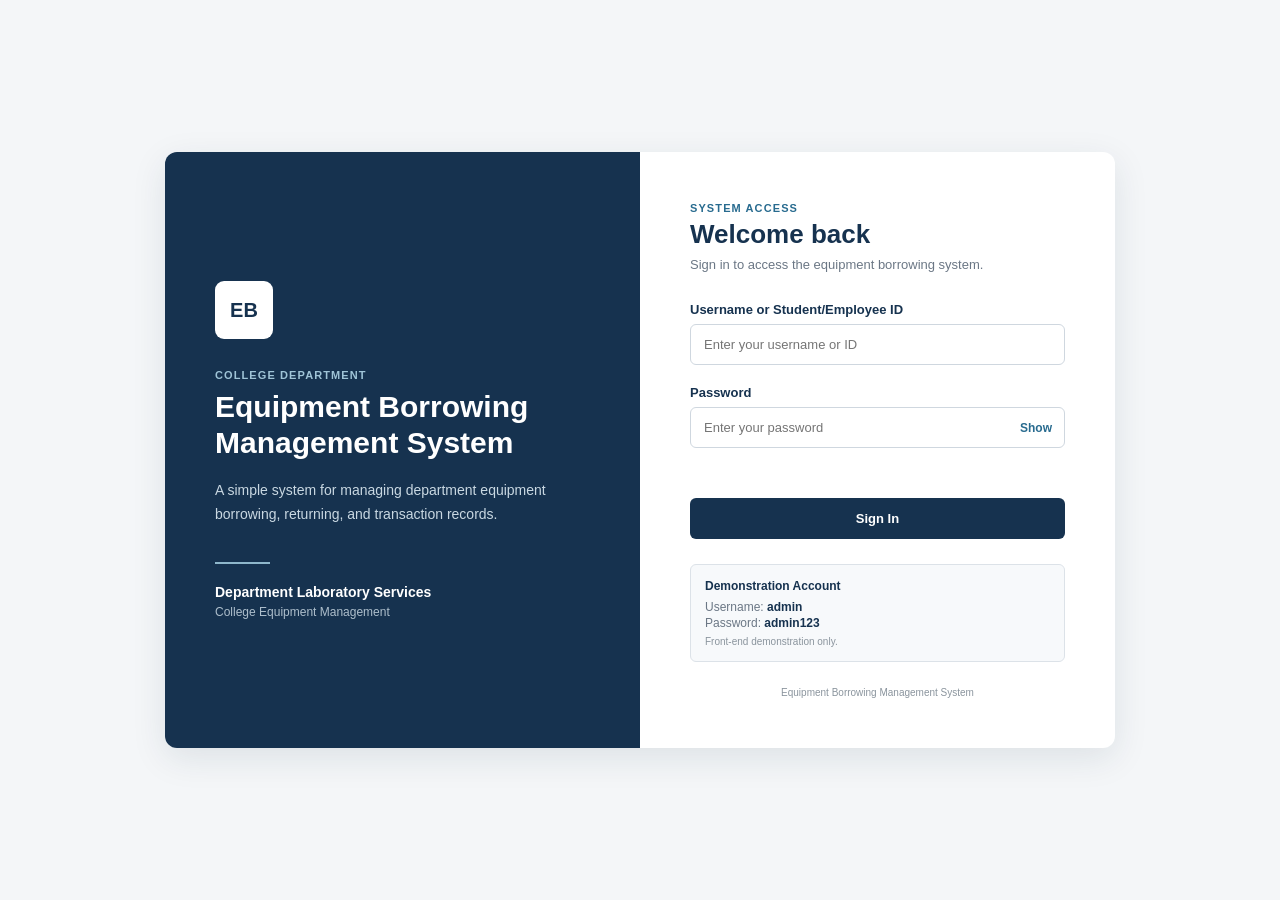
<file: index.html>
<!DOCTYPE html>
<html lang="en">

<head>
    <meta charset="UTF-8">

    <meta
        name="viewport"
        content="width=device-width, initial-scale=1.0"
    >

    <title>Equipment Borrowing Management System</title>

    <link rel="stylesheet" href="style.css">
</head>

<body>

    <!-- =========================
         SIDEBAR
    ========================== -->
    <aside class="sidebar">

        <div class="brand">

            <div class="brand-logo">
                EB
            </div>

            <div>
                <h1>Equipment Services</h1>
                <p>Department Laboratory</p>
            </div>

        </div>


        <nav class="navigation">

            <button
                class="nav-link active"
                data-section="dashboardSection">
                Dashboard
            </button>

            <button
                class="nav-link"
                data-section="equipmentSection">
                Equipment
            </button>

            <button
                class="nav-link"
                data-section="borrowSection">
                Borrow Equipment
            </button>

            <button
                class="nav-link"
                data-section="returnSection">
                Return Equipment
            </button>

            <button
                class="nav-link"
                data-section="transactionsSection">
                Transactions
            </button>

        </nav>


        <!-- Logout -->
        <button
            id="logoutButton"
            class="logout-button">
            Logout
        </button>


        <div class="sidebar-footer">

            <p>College Department</p>

            <small>
                Equipment Management System
            </small>

        </div>

    </aside>


    <!-- =========================
         MAIN CONTENT
    ========================== -->
    <main class="main-content">

        <!-- Header -->
        <header class="topbar">

            <div>

                <p class="page-label">
                    Department Operations
                </p>

                <h2 id="pageTitle">
                    Dashboard
                </h2>

            </div>


            <div class="system-status">

                <span class="status-dot"></span>

                System Ready

            </div>

        </header>


        <!-- =========================
             DASHBOARD
        ========================== -->
        <section
            id="dashboardSection"
            class="page-section active-section">

            <div class="welcome-card">

                <div>

                    <p class="page-label">
                        Equipment Borrowing Management
                    </p>

                    <h2>
                        Welcome to the Department Equipment System
                    </h2>

                    <p>
                        Monitor equipment availability and manage borrowing
                        and returning transactions in one organized system.
                    </p>

                </div>


                <div class="welcome-mark">
                    EB
                </div>

            </div>


            <!-- Statistics -->
            <div class="statistics-grid">

                <div class="stat-card">

                    <div>

                        <p>Total Equipment</p>

                        <h3 id="totalEquipment">
                            0
                        </h3>

                    </div>

                    <span class="stat-icon">
                        EQ
                    </span>

                </div>


                <div class="stat-card">

                    <div>

                        <p>Available Equipment</p>

                        <h3 id="availableEquipment">
                            0
                        </h3>

                    </div>

                    <span class="stat-icon">
                        AV
                    </span>

                </div>


                <div class="stat-card">

                    <div>

                        <p>Borrowed Equipment</p>

                        <h3 id="borrowedEquipment">
                            0
                        </h3>

                    </div>

                    <span class="stat-icon">
                        BR
                    </span>

                </div>

            </div>


            <!-- Recent Transactions -->
            <div class="panel">

                <div class="panel-header">

                    <div>

                        <p class="page-label">
                            Activity
                        </p>

                        <h3>
                            Recent Transactions
                        </h3>

                    </div>


                    <button
                        class="secondary-button"
                        data-section="transactionsSection">
                        View All
                    </button>

                </div>


                <div class="table-container">

                    <table>

                        <thead>

                            <tr>

                                <th>
                                    Equipment
                                </th>

                                <th>
                                    Borrower
                                </th>

                                <th>
                                    Borrow Date
                                </th>

                                <th>
                                    Status
                                </th>

                            </tr>

                        </thead>


                        <tbody id="recentTransactionsBody">
                        </tbody>

                    </table>

                </div>

            </div>

        </section>


        <!-- =========================
             EQUIPMENT
        ========================== -->
        <section
            id="equipmentSection"
            class="page-section">

            <div class="section-heading">

                <div>

                    <p class="page-label">
                        Inventory
                    </p>

                    <h2>
                        Equipment
                    </h2>

                    <p>
                        View the department's equipment and current availability.
                    </p>

                </div>

            </div>


            <div class="panel">

                <div class="panel-header">

                    <div>

                        <h3>
                            Equipment Inventory
                        </h3>

                        <p>
                            Current equipment status
                        </p>

                    </div>


                    <span
                        class="record-count"
                        id="equipmentCount">
                        0 items
                    </span>

                </div>


                <div class="table-container">

                    <table>

                        <thead>

                            <tr>

                                <th>
                                    Equipment ID
                                </th>

                                <th>
                                    Equipment Name
                                </th>

                                <th>
                                    Category
                                </th>

                                <th>
                                    Status
                                </th>

                                <th>
                                    Action
                                </th>

                            </tr>

                        </thead>


                        <tbody id="equipmentTableBody">
                        </tbody>

                    </table>

                </div>

            </div>

        </section>


        <!-- =========================
             BORROW EQUIPMENT
        ========================== -->
        <section
            id="borrowSection"
            class="page-section">

            <div class="section-heading">

                <div>

                    <p class="page-label">
                        Transaction
                    </p>

                    <h2>
                        Borrow Equipment
                    </h2>

                    <p>
                        Record a new equipment borrowing transaction.
                    </p>

                </div>

            </div>


            <div class="form-layout">

                <div class="panel">

                    <div class="panel-header">

                        <div>

                            <h3>
                                Borrowing Information
                            </h3>

                            <p>
                                Complete all required fields.
                            </p>

                        </div>

                    </div>


                    <form id="borrowForm">

                        <div class="form-group">

                            <label for="equipmentSelect">
                                Equipment
                            </label>

                            <select
                                id="equipmentSelect"
                                required>

                                <option value="">
                                    Select available equipment
                                </option>

                            </select>

                        </div>


                        <div class="form-group">

                            <label for="borrowerName">
                                Borrower Name
                            </label>

                            <input
                                type="text"
                                id="borrowerName"
                                placeholder="Enter borrower name"
                                required
                            >

                        </div>


                        <div class="form-group">

                            <label for="borrowerType">
                                Borrower Type
                            </label>

                            <select
                                id="borrowerType"
                                required>

                                <option value="">
                                    Select borrower type
                                </option>

                                <option value="Student">
                                    Student
                                </option>

                                <option value="Faculty">
                                    Faculty
                                </option>

                            </select>

                        </div>


                        <div class="form-row">

                            <div class="form-group">

                                <label for="borrowDate">
                                    Borrowing Date
                                </label>

                                <input
                                    type="date"
                                    id="borrowDate"
                                    required
                                >

                            </div>


                            <div class="form-group">

                                <label for="expectedReturnDate">
                                    Expected Return Date
                                </label>

                                <input
                                    type="date"
                                    id="expectedReturnDate"
                                    required
                                >

                            </div>

                        </div>


                        <p
                            id="borrowMessage"
                            class="form-message">
                        </p>


                        <button
                            type="submit"
                            class="primary-button">
                            Record Borrowing
                        </button>

                    </form>

                </div>


                <div class="information-card">

                    <div class="info-icon">
                        i
                    </div>

                    <h3>
                        Borrowing Guidelines
                    </h3>

                    <ul>

                        <li>
                            Only available equipment can be borrowed.
                        </li>

                        <li>
                            All required borrower information must be completed.
                        </li>

                        <li>
                            The expected return date cannot be earlier than
                            the borrowing date.
                        </li>

                        <li>
                            Equipment status automatically changes to
                            <strong>Borrowed</strong>.
                        </li>

                    </ul>

                </div>

            </div>

        </section>


        <!-- =========================
             RETURN EQUIPMENT
        ========================== -->
        <section
            id="returnSection"
            class="page-section">

            <div class="section-heading">

                <div>

                    <p class="page-label">
                        Transaction
                    </p>

                    <h2>
                        Return Equipment
                    </h2>

                    <p>
                        Record the return of currently borrowed equipment.
                    </p>

                </div>

            </div>


            <div class="panel">

                <div class="panel-header">

                    <div>

                        <h3>
                            Equipment for Return
                        </h3>

                        <p>
                            Currently borrowed equipment
                        </p>

                    </div>

                </div>


                <div class="table-container">

                    <table>

                        <thead>

                            <tr>

                                <th>
                                    Equipment
                                </th>

                                <th>
                                    Borrower
                                </th>

                                <th>
                                    Borrow Date
                                </th>

                                <th>
                                    Expected Return
                                </th>

                                <th>
                                    Status
                                </th>

                                <th>
                                    Action
                                </th>

                            </tr>

                        </thead>


                        <tbody id="returnTableBody">
                        </tbody>

                    </table>

                </div>

            </div>

        </section>


        <!-- =========================
             TRANSACTIONS
        ========================== -->
        <section
            id="transactionsSection"
            class="page-section">

            <div class="section-heading">

                <div>

                    <p class="page-label">
                        Records
                    </p>

                    <h2>
                        Transactions
                    </h2>

                    <p>
                        View borrowing and returning transaction records.
                    </p>

                </div>

            </div>


            <div class="panel">

                <div class="panel-header">

                    <div>

                        <h3>
                            Transaction Records
                        </h3>

                        <p>
                            Complete borrowing history
                        </p>

                    </div>


                    <span
                        class="record-count"
                        id="transactionCount">
                        0 records
                    </span>

                </div>


                <div class="table-container">

                    <table>

                        <thead>

                            <tr>

                                <th>
                                    Transaction ID
                                </th>

                                <th>
                                    Equipment
                                </th>

                                <th>
                                    Borrower
                                </th>

                                <th>
                                    Type
                                </th>

                                <th>
                                    Borrow Date
                                </th>

                                <th>
                                    Expected Return
                                </th>

                                <th>
                                    Actual Return
                                </th>

                                <th>
                                    Status
                                </th>

                            </tr>

                        </thead>


                        <tbody id="transactionsTableBody">
                        </tbody>

                    </table>

                </div>

            </div>

        </section>

    </main>


    <!-- Toast notification -->
    <div
        id="toast"
        class="toast"
        role="alert"
        aria-live="polite">
    </div>


    <!-- Session protection -->
    <script>

        // Prevent direct access to the main application
        // when the user has not logged in.

        const SESSION_KEY = "ebms_logged_in";

        if (
            sessionStorage.getItem(SESSION_KEY) !== "true"
        ) {

            window.location.href = "login.html";

        }

    </script>


    <script src="script.js"></script>

</body>

</html>
</file>
<file: style.css>
/* =========================================
   BASIC RESET
========================================= */

* {
    box-sizing: border-box;
    margin: 0;
    padding: 0;
}

body {
    font-family: Arial, Helvetica, sans-serif;
    background: #f4f6f8;
    color: #263238;
    line-height: 1.5;
}


/* =========================================
   COLORS
========================================= */

:root {
    --navy: #16324f;
    --navy-dark: #10263b;
    --blue: #286b8f;

    --background: #f4f6f8;
    --white: #ffffff;

    --border: #dce2e8;

    --text: #263238;
    --muted: #6b7785;

    --green: #237a57;
    --green-light: #e8f5ef;

    --orange: #a56319;
    --orange-light: #fff3df;

    --red: #b33a3a;
    --red-light: #fdecec;

    --shadow: 0 4px 16px rgba(20, 45, 65, 0.06);
}


/* =========================================
   SIDEBAR
========================================= */

.sidebar {
    position: fixed;
    left: 0;
    top: 0;

    width: 255px;
    height: 100vh;

    background: var(--navy-dark);
    color: white;

    display: flex;
    flex-direction: column;

    padding: 24px 16px;

    z-index: 10;
}

.brand {
    display: flex;
    align-items: center;
    gap: 12px;

    padding: 0 8px 28px;

    border-bottom: 1px solid rgba(255, 255, 255, 0.12);
}

.brand-logo {
    width: 42px;
    height: 42px;

    background: white;
    color: var(--navy);

    border-radius: 8px;

    display: flex;
    align-items: center;
    justify-content: center;

    font-weight: bold;
}

.brand h1 {
    font-size: 14px;
}

.brand p {
    font-size: 11px;
    color: #aebdcc;
    margin-top: 2px;
}

.navigation {
    margin-top: 24px;

    display: flex;
    flex-direction: column;
    gap: 6px;
}

.nav-link {
    border: none;
    background: transparent;

    color: #c8d2dc;

    padding: 12px 14px;

    text-align: left;

    border-radius: 7px;

    cursor: pointer;

    font-size: 14px;

    transition: 0.2s;
}

.nav-link:hover {
    background: rgba(255, 255, 255, 0.08);
    color: white;
}

.nav-link.active {
    background: white;
    color: var(--navy);
    font-weight: bold;
}

.sidebar-footer {
    margin-top: auto;

    padding: 15px 8px;

    border-top: 1px solid rgba(255, 255, 255, 0.12);

    color: #aebdcc;

    font-size: 12px;
}


/* =========================================
   MAIN CONTENT
========================================= */

.main-content {
    margin-left: 255px;

    min-height: 100vh;

    padding: 0 34px 40px;
}


/* =========================================
   TOPBAR
========================================= */

.topbar {
    height: 82px;

    display: flex;
    justify-content: space-between;
    align-items: center;

    border-bottom: 1px solid var(--border);

    margin-bottom: 30px;
}

.page-label {
    color: var(--blue);

    font-size: 11px;

    font-weight: bold;

    text-transform: uppercase;

    letter-spacing: 0.08em;
}

.topbar h2 {
    margin-top: 3px;

    font-size: 22px;

    color: var(--navy);
}

.system-status {
    display: flex;
    align-items: center;

    gap: 7px;

    font-size: 13px;

    color: var(--muted);
}

.status-dot {
    width: 8px;
    height: 8px;

    border-radius: 50%;

    background: var(--green);
}


/* =========================================
   PAGE SECTIONS
========================================= */

.page-section {
    display: none;
}

.active-section {
    display: block;
}


/* =========================================
   WELCOME CARD
========================================= */

.welcome-card {
    background: var(--navy);

    color: white;

    border-radius: 10px;

    padding: 28px 30px;

    display: flex;
    justify-content: space-between;
    align-items: center;

    margin-bottom: 24px;
}

.welcome-card .page-label {
    color: #9fc4d7;
}

.welcome-card h2 {
    font-size: 23px;
    margin: 6px 0;
}

.welcome-card p:last-child {
    color: #c8d8e2;
    font-size: 14px;
    max-width: 700px;
}

.welcome-mark {
    width: 76px;
    height: 76px;

    border: 1px solid rgba(255, 255, 255, 0.25);

    border-radius: 10px;

    display: flex;
    justify-content: center;
    align-items: center;

    font-size: 22px;
    font-weight: bold;
}


/* =========================================
   STATISTICS
========================================= */

.statistics-grid {
    display: grid;

    grid-template-columns: repeat(3, 1fr);

    gap: 18px;

    margin-bottom: 24px;
}

.stat-card {
    background: white;

    border: 1px solid var(--border);

    border-radius: 9px;

    padding: 22px;

    display: flex;

    justify-content: space-between;
    align-items: center;

    box-shadow: var(--shadow);
}

.stat-card p {
    color: var(--muted);

    font-size: 13px;

    margin-bottom: 5px;
}

.stat-card h3 {
    font-size: 28px;

    color: var(--navy);
}

.stat-icon {
    width: 42px;
    height: 42px;

    background: #edf3f7;

    color: var(--blue);

    border-radius: 7px;

    display: flex;
    justify-content: center;
    align-items: center;

    font-size: 12px;

    font-weight: bold;
}


/* =========================================
   PANELS
========================================= */

.panel {
    background: white;

    border: 1px solid var(--border);

    border-radius: 9px;

    box-shadow: var(--shadow);

    overflow: hidden;
}

.panel-header {
    padding: 20px 22px;

    border-bottom: 1px solid var(--border);

    display: flex;

    justify-content: space-between;
    align-items: center;
}

.panel-header h3 {
    color: var(--navy);

    font-size: 17px;
}

.panel-header p {
    color: var(--muted);

    font-size: 12px;

    margin-top: 2px;
}


/* =========================================
   SECTION HEADINGS
========================================= */

.section-heading {
    margin-bottom: 20px;
}

.section-heading h2 {
    color: var(--navy);

    font-size: 24px;

    margin: 4px 0;
}

.section-heading p:last-child {
    color: var(--muted);

    font-size: 14px;
}


/* =========================================
   TABLES
========================================= */

.table-container {
    overflow-x: auto;
}

table {
    width: 100%;

    border-collapse: collapse;

    min-width: 650px;
}

th {
    background: #f7f9fb;

    color: #657483;

    font-size: 11px;

    text-transform: uppercase;

    letter-spacing: 0.04em;

    text-align: left;

    padding: 13px 18px;

    border-bottom: 1px solid var(--border);
}

td {
    padding: 14px 18px;

    border-bottom: 1px solid #edf0f2;

    font-size: 13px;
}

tbody tr:hover {
    background: #fafcfd;
}

tbody tr:last-child td {
    border-bottom: none;
}


/* =========================================
   STATUS BADGES
========================================= */

.status-badge {
    display: inline-block;

    padding: 5px 9px;

    border-radius: 20px;

    font-size: 11px;

    font-weight: bold;
}

.status-available {
    background: var(--green-light);

    color: var(--green);
}

.status-borrowed {
    background: var(--orange-light);

    color: var(--orange);
}

.status-returned {
    background: #e9f1f7;

    color: var(--blue);
}


/* =========================================
   BUTTONS
========================================= */

.primary-button,
.secondary-button,
.return-button {
    border: none;

    border-radius: 6px;

    cursor: pointer;

    font-weight: bold;

    transition: 0.2s;
}

.primary-button {
    background: var(--navy);

    color: white;

    padding: 11px 17px;

    font-size: 13px;
}

.primary-button:hover {
    background: var(--blue);
}

.secondary-button {
    background: #edf3f7;

    color: var(--navy);

    padding: 9px 13px;

    font-size: 12px;
}

.secondary-button:hover {
    background: #dfeaf0;
}

.return-button {
    background: var(--navy);

    color: white;

    padding: 7px 11px;

    font-size: 11px;
}

.return-button:hover {
    background: var(--blue);
}

.disabled-button {
    color: #8b969f;

    font-size: 12px;
}


/* =========================================
   FORMS
========================================= */

.form-layout {
    display: grid;

    grid-template-columns: 2fr 1fr;

    gap: 20px;
}

form {
    padding: 22px;
}

.form-group {
    margin-bottom: 18px;
}

.form-group label {
    display: block;

    color: var(--navy);

    font-weight: bold;

    font-size: 13px;

    margin-bottom: 7px;
}

input,
select {
    width: 100%;

    padding: 11px 12px;

    border: 1px solid #cfd7df;

    border-radius: 6px;

    background: white;

    color: var(--text);

    font-size: 13px;

    outline: none;
}

input:focus,
select:focus {
    border-color: var(--blue);

    box-shadow: 0 0 0 2px rgba(40, 107, 143, 0.1);
}

.form-row {
    display: grid;

    grid-template-columns: 1fr 1fr;

    gap: 15px;
}

.form-message {
    min-height: 20px;

    font-size: 13px;

    margin-bottom: 8px;
}

.form-message.error {
    color: var(--red);
}

.form-message.success {
    color: var(--green);
}


/* =========================================
   INFORMATION CARD
========================================= */

.information-card {
    background: #f8fafb;

    border: 1px solid var(--border);

    border-radius: 9px;

    padding: 24px;

    height: fit-content;
}

.info-icon {
    width: 32px;
    height: 32px;

    border-radius: 50%;

    background: #e5eef4;

    color: var(--blue);

    display: flex;
    align-items: center;
    justify-content: center;

    font-weight: bold;

    margin-bottom: 14px;
}

.information-card h3 {
    color: var(--navy);

    margin-bottom: 12px;
}

.information-card ul {
    padding-left: 18px;
}

.information-card li {
    color: var(--muted);

    font-size: 13px;

    margin-bottom: 9px;
}


/* =========================================
   EMPTY TABLE MESSAGE
========================================= */

.empty-message {
    text-align: center;

    color: var(--muted);

    padding: 28px;

    font-size: 13px;
}


/* =========================================
   RECORD COUNT
========================================= */

.record-count {
    background: #edf3f7;

    color: var(--blue);

    padding: 6px 9px;

    border-radius: 20px;

    font-size: 11px;

    font-weight: bold;
}


/* =========================================
   TOAST
========================================= */

.toast {
    position: fixed;

    right: 25px;
    bottom: 25px;

    min-width: 280px;

    padding: 14px 17px;

    border-radius: 7px;

    background: var(--navy);

    color: white;

    font-size: 13px;

    box-shadow: 0 8px 25px rgba(0, 0, 0, 0.18);

    transform: translateY(120px);

    opacity: 0;

    transition: 0.3s;

    z-index: 100;
}

.toast.show {
    transform: translateY(0);

    opacity: 1;
}

.toast.success {
    border-left: 4px solid #57b98a;
}

.toast.error {
    border-left: 4px solid #e06a6a;
}


/* =========================================
   RESPONSIVE DESIGN
========================================= */

@media (max-width: 900px) {

    .sidebar {
        width: 210px;
    }

    .main-content {
        margin-left: 210px;

        padding-left: 20px;
        padding-right: 20px;
    }

    .statistics-grid {
        grid-template-columns: 1fr;
    }

    .form-layout {
        grid-template-columns: 1fr;
    }
}


@media (max-width: 650px) {

    .sidebar {
        position: static;

        width: 100%;
        height: auto;
    }

    .navigation {
        display: grid;

        grid-template-columns: 1fr 1fr;
    }

    .main-content {
        margin-left: 0;

        padding: 15px;
    }

    .topbar {
        height: auto;

        padding: 15px 0;

        margin-bottom: 20px;
    }

    .welcome-card {
        align-items: flex-start;
    }

    .welcome-mark {
        display: none;
    }

    .form-row {
        grid-template-columns: 1fr;
    }

    .toast {
        left: 15px;
        right: 15px;

        min-width: auto;
    }
}.logout-button {
    width: 100%;

    border: none;

    background: transparent;

    color: #c8d2dc;

    padding: 10px;

    text-align: left;

    border-radius: 6px;

    cursor: pointer;

    font-size: 13px;
}

.logout-button:hover {
    background: rgba(255, 255, 255, 0.08);

    color: white;
}
</file>
<file: login.css>
/* =========================================
   BASIC RESET
========================================= */

* {
    box-sizing: border-box;
    margin: 0;
    padding: 0;
}


/* =========================================
   VARIABLES
========================================= */

:root {
    --navy: #16324f;
    --navy-dark: #10263b;
    --blue: #286b8f;

    --background: #f4f6f8;
    --white: #ffffff;

    --border: #dce2e8;

    --text: #263238;
    --muted: #6b7785;

    --green: #237a57;
    --green-light: #e8f5ef;

    --red: #b33a3a;
    --red-light: #fdecec;

    --shadow: 0 10px 35px rgba(20, 45, 65, 0.10);
}


/* =========================================
   BODY
========================================= */

body {
    font-family: Arial, Helvetica, sans-serif;

    background: var(--background);

    color: var(--text);

    min-height: 100vh;
}


/* =========================================
   LOGIN PAGE
========================================= */

.login-page {
    min-height: 100vh;

    display: flex;

    align-items: center;
    justify-content: center;

    padding: 30px;
}


/* =========================================
   LOGIN CONTAINER
========================================= */

.login-container {
    width: 100%;

    max-width: 950px;

    min-height: 580px;

    display: grid;

    grid-template-columns: 1fr 1fr;

    background: var(--white);

    border-radius: 12px;

    overflow: hidden;

    box-shadow: var(--shadow);
}


/* =========================================
   INFORMATION PANEL
========================================= */

.login-information {
    background: var(--navy);

    color: white;

    padding: 50px;

    display: flex;

    flex-direction: column;

    justify-content: center;
}


.college-logo {
    width: 58px;
    height: 58px;

    display: flex;

    align-items: center;
    justify-content: center;

    background: white;

    color: var(--navy);

    border-radius: 9px;

    font-size: 20px;

    font-weight: bold;

    margin-bottom: 30px;
}


.department-label {
    color: #9fc4d7;

    font-size: 11px;

    font-weight: bold;

    letter-spacing: 0.1em;

    margin-bottom: 8px;
}


.login-information h1 {
    font-size: 30px;

    line-height: 1.2;

    margin-bottom: 18px;
}


.description {
    color: #c9d8e2;

    font-size: 14px;

    line-height: 1.7;

    max-width: 400px;
}


.information-divider {
    width: 55px;

    height: 2px;

    background: #8eb7cb;

    margin: 35px 0 20px;
}


.department-name {
    font-weight: bold;

    font-size: 14px;
}


.academic-note {
    color: #aebfcc;

    font-size: 12px;

    margin-top: 5px;
}


/* =========================================
   FORM CONTAINER
========================================= */

.login-form-container {
    padding: 50px;

    display: flex;

    flex-direction: column;

    justify-content: center;
}


.login-header {
    margin-bottom: 30px;
}


.form-label {
    color: var(--blue);

    font-size: 11px;

    font-weight: bold;

    letter-spacing: 0.1em;

    margin-bottom: 5px;
}


.login-header h2 {
    color: var(--navy);

    font-size: 26px;

    margin-bottom: 7px;
}


.login-header p:last-child {
    color: var(--muted);

    font-size: 13px;
}


/* =========================================
   FORM
========================================= */

.form-group {
    margin-bottom: 20px;
}


.form-group label {
    display: block;

    color: var(--navy);

    font-size: 13px;

    font-weight: bold;

    margin-bottom: 7px;
}


.form-group input {
    width: 100%;

    padding: 12px 13px;

    border: 1px solid #cfd7df;

    border-radius: 6px;

    outline: none;

    font-size: 13px;

    color: var(--text);

    background: white;

    transition: 0.2s;
}


.form-group input:focus {
    border-color: var(--blue);

    box-shadow:
        0 0 0 3px rgba(40, 107, 143, 0.10);
}


/* =========================================
   PASSWORD
========================================= */

.password-container {
    position: relative;
}


.password-container input {
    padding-right: 70px;
}


.show-password-button {
    position: absolute;

    right: 8px;

    top: 50%;

    transform: translateY(-50%);

    border: none;

    background: transparent;

    color: var(--blue);

    font-size: 12px;

    font-weight: bold;

    cursor: pointer;

    padding: 5px;
}


.show-password-button:hover {
    color: var(--navy);
}


/* =========================================
   LOGIN MESSAGE
========================================= */

.login-message {
    min-height: 20px;

    font-size: 13px;

    margin-bottom: 10px;
}


.login-message.error {
    color: var(--red);

    background: var(--red-light);

    padding: 9px 11px;

    border-radius: 5px;
}


.login-message.success {
    color: var(--green);

    background: var(--green-light);

    padding: 9px 11px;

    border-radius: 5px;
}


/* =========================================
   LOGIN BUTTON
========================================= */

.login-button {
    width: 100%;

    border: none;

    border-radius: 6px;

    background: var(--navy);

    color: white;

    padding: 13px;

    font-size: 13px;

    font-weight: bold;

    cursor: pointer;

    transition: 0.2s;
}


.login-button:hover {
    background: var(--blue);
}


.login-button:active {
    transform: translateY(1px);
}


/* =========================================
   DEMO ACCOUNT
========================================= */

.demo-information {
    margin-top: 25px;

    padding: 14px;

    background: #f7f9fb;

    border: 1px solid var(--border);

    border-radius: 6px;
}


.demo-information strong {
    display: block;

    color: var(--navy);

    font-size: 12px;

    margin-bottom: 7px;
}


.demo-information p {
    color: var(--muted);

    font-size: 12px;

    margin-bottom: 2px;
}


.demo-information span {
    color: var(--navy);

    font-weight: bold;
}


.demo-information small {
    display: block;

    color: #8a949d;

    font-size: 10px;

    margin-top: 6px;
}


/* =========================================
   FOOTER
========================================= */

.footer-text {
    text-align: center;

    color: #8a949d;

    font-size: 10px;

    margin-top: 25px;
}


/* =========================================
   RESPONSIVE
========================================= */

@media (max-width: 750px) {

    .login-page {
        padding: 15px;
    }


    .login-container {
        grid-template-columns: 1fr;

        max-width: 500px;
    }


    .login-information {
        padding: 35px;
    }


    .login-information h1 {
        font-size: 25px;
    }


    .login-form-container {
        padding: 35px;
    }

}


@media (max-width: 450px) {

    .login-page {
        padding: 0;
    }


    .login-container {
        min-height: 100vh;

        border-radius: 0;

        box-shadow: none;
    }


    .login-information {
        padding: 30px 25px;
    }


    .login-form-container {
        padding: 30px 25px;
    }

}
</file>
